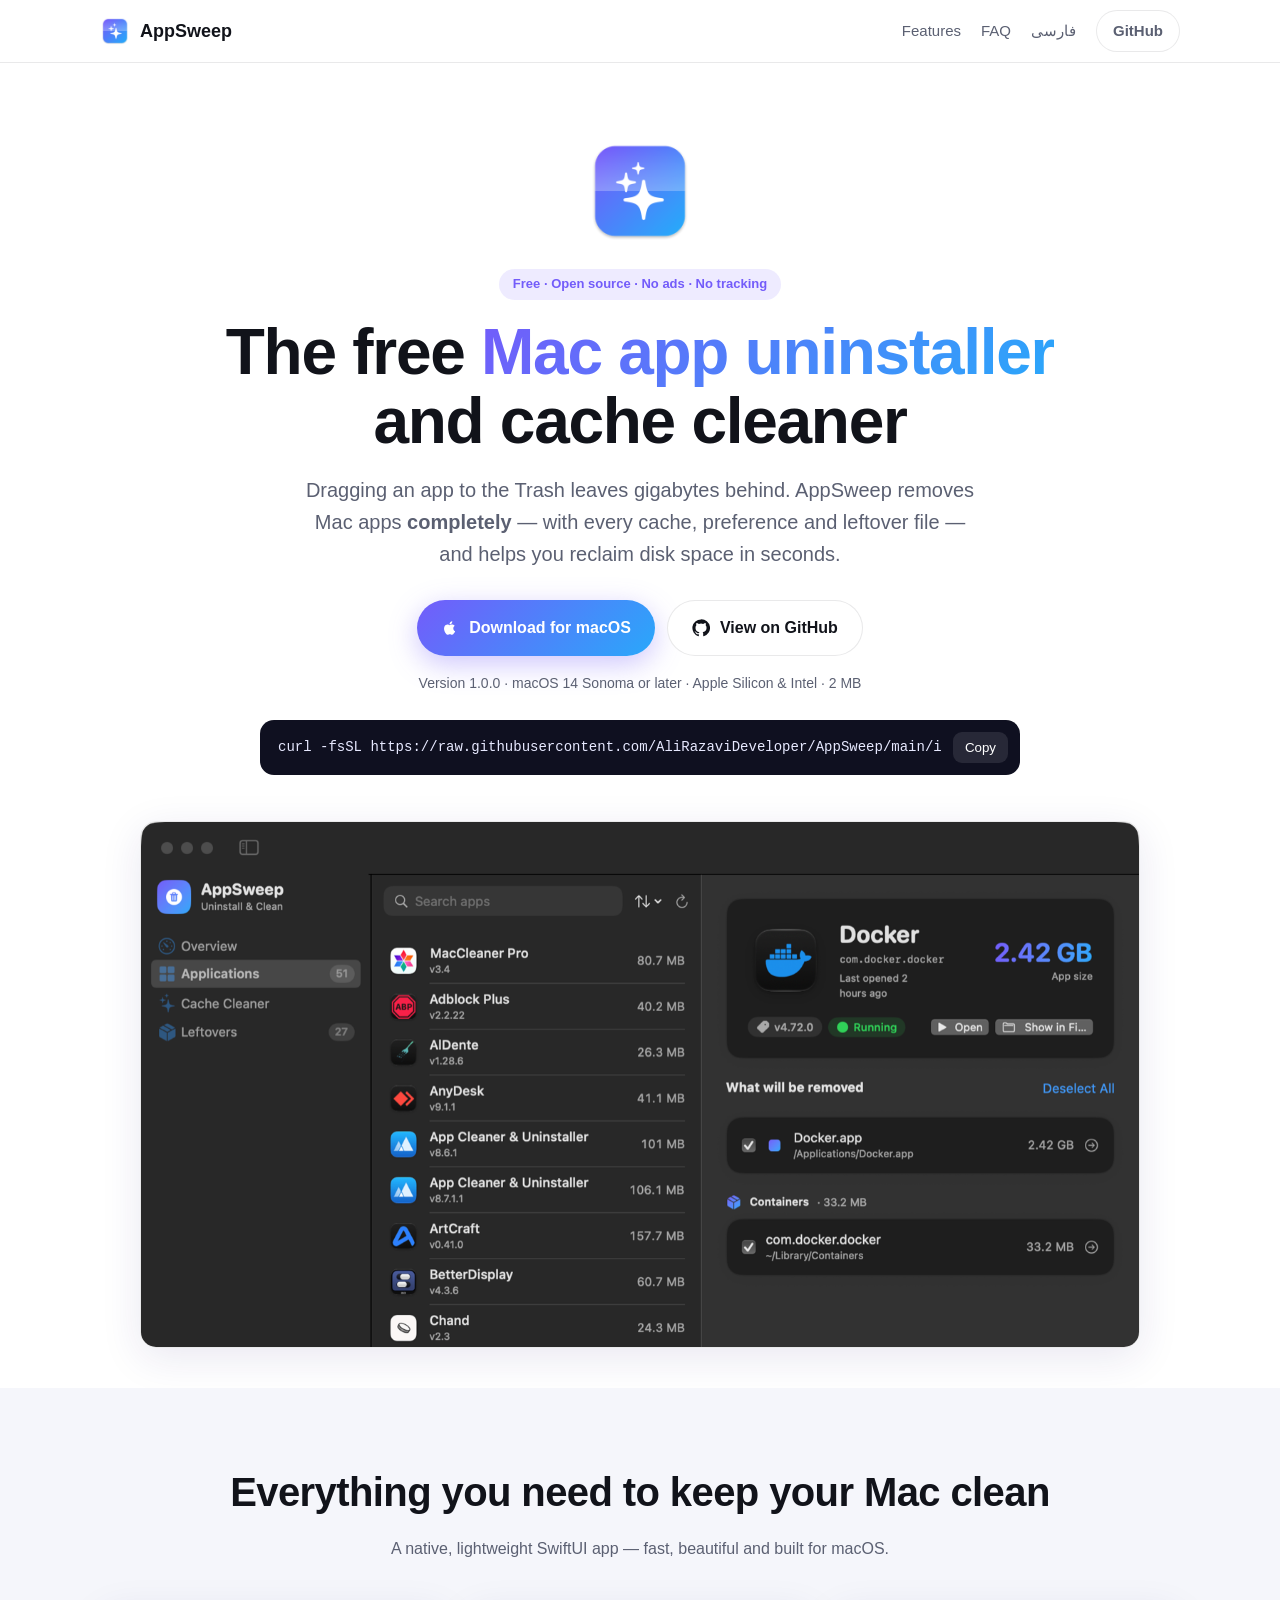
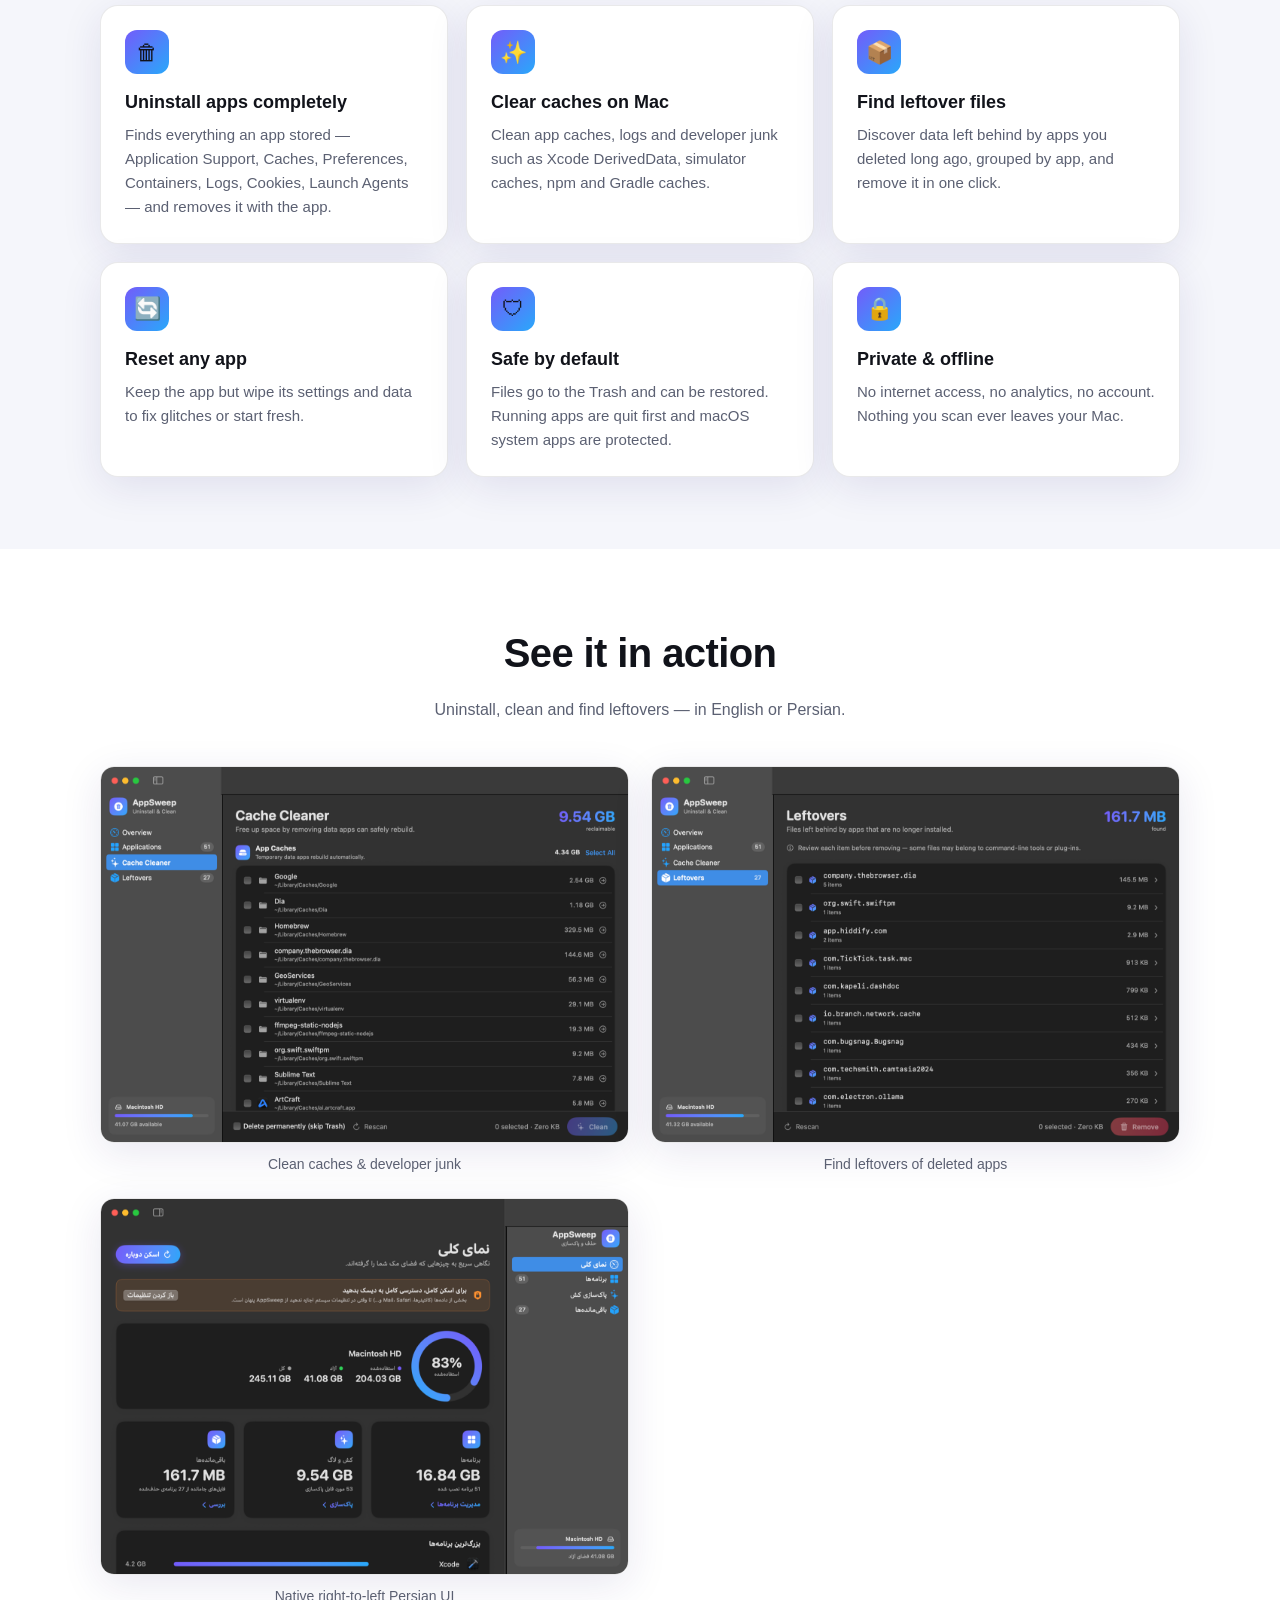
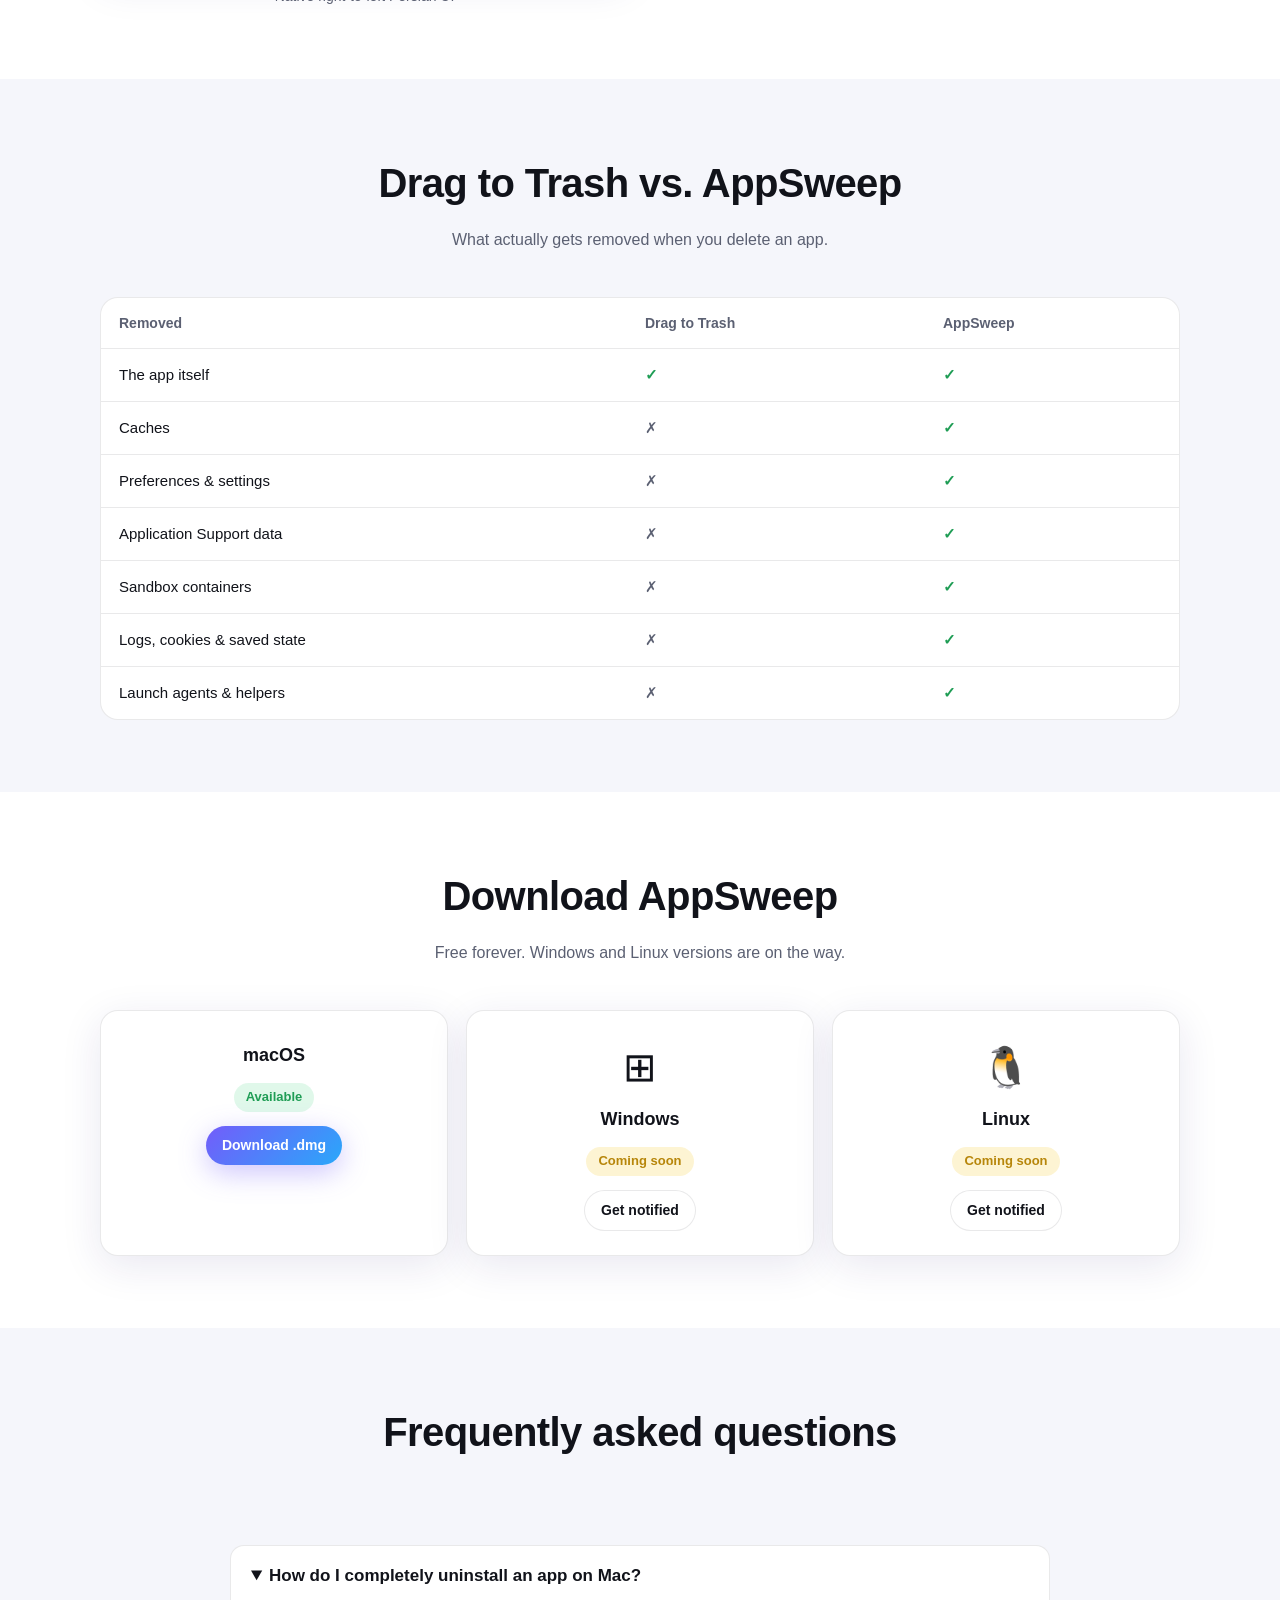
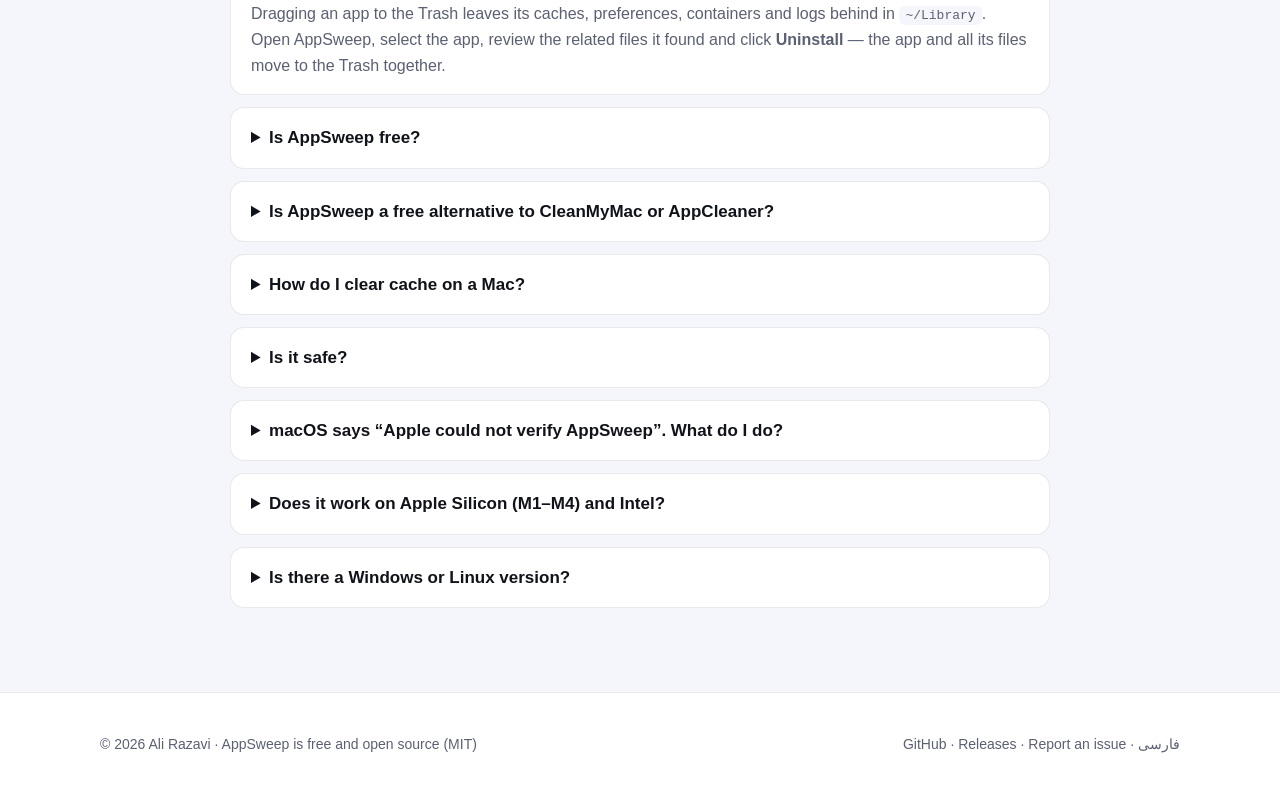
<file: docs/index.html>
<!doctype html>
<html lang="en">
<head>
  <meta charset="utf-8">
  <meta name="viewport" content="width=device-width, initial-scale=1, viewport-fit=cover">
  <title>AppSweep — Free Mac App Uninstaller &amp; Cache Cleaner (Open Source)</title>
  <meta name="description" content="AppSweep is a free, open-source app uninstaller and cleaner for macOS. Completely remove Mac apps with all their leftover files, clear caches and logs, and free up disk space. A free alternative to CleanMyMac and AppCleaner.">
  <meta name="keywords" content="mac uninstaller, uninstall apps mac, app cleaner mac, free mac cleaner, remove leftover files mac, clear cache mac, cleanmymac alternative, appcleaner alternative, open source mac cleaner, macos uninstaller, delete apps completely mac">
  <meta name="author" content="Ali Razavi">
  <meta name="robots" content="index, follow, max-image-preview:large">
  <link rel="canonical" href="https://alirazavideveloper.github.io/AppSweep/">
  <link rel="alternate" hreflang="en" href="https://alirazavideveloper.github.io/AppSweep/">
  <link rel="alternate" hreflang="fa" href="https://alirazavideveloper.github.io/AppSweep/fa/">
  <link rel="alternate" hreflang="x-default" href="https://alirazavideveloper.github.io/AppSweep/">
  <link rel="icon" type="image/png" href="icon.png">
  <link rel="apple-touch-icon" href="icon.png">
  <meta name="theme-color" content="#735cfa">

  <meta property="og:type" content="website">
  <meta property="og:site_name" content="AppSweep">
  <meta property="og:title" content="AppSweep — Free Mac App Uninstaller & Cache Cleaner">
  <meta property="og:description" content="Completely remove Mac apps with all their leftover files, clear caches and free up disk space. Free and open source.">
  <meta property="og:url" content="https://alirazavideveloper.github.io/AppSweep/">
  <meta property="og:image" content="https://alirazavideveloper.github.io/AppSweep/og-image.png">
  <meta property="og:image:width" content="1280">
  <meta property="og:image:height" content="640">
  <meta name="twitter:card" content="summary_large_image">
  <meta name="twitter:title" content="AppSweep — Free Mac App Uninstaller & Cache Cleaner">
  <meta name="twitter:description" content="Completely remove Mac apps with all their leftover files, clear caches and free up disk space. Free and open source.">
  <meta name="twitter:image" content="https://alirazavideveloper.github.io/AppSweep/og-image.png">

  <link rel="stylesheet" href="assets/site.css">

  <script type="application/ld+json">
  {
    "@context": "https://schema.org",
    "@type": "SoftwareApplication",
    "name": "AppSweep",
    "alternateName": "AppSweep for Mac",
    "description": "Free, open-source app uninstaller and cache cleaner for macOS. Removes apps together with their caches, preferences, containers, logs and other leftover files.",
    "applicationCategory": "UtilitiesApplication",
    "applicationSubCategory": "Uninstaller",
    "operatingSystem": "macOS 14 or later",
    "softwareVersion": "1.0.0",
    "url": "https://alirazavideveloper.github.io/AppSweep/",
    "downloadUrl": "https://github.com/AliRazaviDeveloper/AppSweep/releases/latest/download/AppSweep.dmg",
    "installUrl": "https://github.com/AliRazaviDeveloper/AppSweep/releases/latest",
    "image": "https://alirazavideveloper.github.io/AppSweep/og-image.png",
    "screenshot": "https://alirazavideveloper.github.io/AppSweep/screenshots/applications.png",
    "license": "https://opensource.org/licenses/MIT",
    "isAccessibleForFree": true,
    "inLanguage": ["en", "fa"],
    "featureList": [
      "Completely uninstall Mac apps with all related files",
      "Reset apps by removing their data and settings",
      "Clean app caches, logs and developer junk",
      "Find leftover files from deleted apps",
      "Disk usage overview",
      "Moves files to the Trash so they can be restored"
    ],
    "offers": { "@type": "Offer", "price": "0", "priceCurrency": "USD" },
    "author": { "@type": "Person", "name": "Ali Razavi", "url": "https://github.com/AliRazaviDeveloper" },
    "codeRepository": "https://github.com/AliRazaviDeveloper/AppSweep"
  }
  </script>
  <script type="application/ld+json">
  {
    "@context": "https://schema.org",
    "@type": "FAQPage",
    "mainEntity": [
      {
        "@type": "Question",
        "name": "How do I completely uninstall an app on Mac?",
        "acceptedAnswer": { "@type": "Answer", "text": "Dragging an app to the Trash leaves its caches, preferences, containers and logs behind in ~/Library. AppSweep finds all of these files for the selected app and moves them to the Trash together with the app, so it is removed completely." }
      },
      {
        "@type": "Question",
        "name": "Is AppSweep free?",
        "acceptedAnswer": { "@type": "Answer", "text": "Yes. AppSweep is completely free and open source under the MIT license, with no subscriptions, ads or in-app purchases." }
      },
      {
        "@type": "Question",
        "name": "Is AppSweep a free alternative to CleanMyMac or AppCleaner?",
        "acceptedAnswer": { "@type": "Answer", "text": "AppSweep covers the most common uses of those tools — uninstalling apps with their leftovers and cleaning caches — for free, and its source code is public so anyone can see exactly what it does." }
      },
      {
        "@type": "Question",
        "name": "How do I clear cache on a Mac?",
        "acceptedAnswer": { "@type": "Answer", "text": "Open AppSweep, go to Cache Cleaner, select the app caches, logs or developer caches (such as Xcode DerivedData) you want to remove, and click Clean. Apps rebuild their caches automatically when needed." }
      },
      {
        "@type": "Question",
        "name": "Is it safe to use AppSweep?",
        "acceptedAnswer": { "@type": "Answer", "text": "Yes. Everything is moved to the Trash by default so it can be restored, running apps are quit first, and macOS system apps are protected. AppSweep works fully offline and collects no data." }
      },
      {
        "@type": "Question",
        "name": "Does AppSweep work on Apple Silicon (M1, M2, M3, M4)?",
        "acceptedAnswer": { "@type": "Answer", "text": "Yes. AppSweep is a universal app that runs natively on Apple Silicon and Intel Macs with macOS 14 Sonoma or later." }
      },
      {
        "@type": "Question",
        "name": "Is AppSweep available for Windows or Linux?",
        "acceptedAnswer": { "@type": "Answer", "text": "Windows and Linux versions are coming soon. Watch the GitHub repository's releases to be notified." }
      }
    ]
  }
  </script>
</head>
<body>

<nav class="nav">
  <div class="wrap">
    <a class="brand" href="./"><img src="icon.png" alt="" width="30" height="30">AppSweep</a>
    <div class="nav-links">
      <a class="hide-sm" href="#features">Features</a>
      <a class="hide-sm" href="#faq">FAQ</a>
      <a href="fa/" hreflang="fa" lang="fa">فارسی</a>
      <a class="btn btn-small" href="https://github.com/AliRazaviDeveloper/AppSweep">GitHub</a>
    </div>
  </div>
</nav>

<header class="hero">
  <div class="wrap">
    <img class="hero-icon" src="icon.png" alt="AppSweep app icon" width="112" height="112">
    <span class="eyebrow">Free · Open source · No ads · No tracking</span>
    <h1>The free <span class="grad">Mac app uninstaller</span><br>and cache cleaner</h1>
    <p class="lead">Dragging an app to the Trash leaves gigabytes behind. AppSweep removes Mac apps <strong>completely</strong> — with every cache, preference and leftover file — and helps you reclaim disk space in seconds.</p>
    <div class="cta">
      <a class="btn btn-primary" href="https://github.com/AliRazaviDeveloper/AppSweep/releases/latest/download/AppSweep.dmg">
        <svg viewBox="0 0 24 24" fill="currentColor" aria-hidden="true"><path d="M16.37 12.6c-.02-2.3 1.88-3.4 1.96-3.46-1.07-1.56-2.73-1.78-3.32-1.8-1.41-.14-2.76.83-3.47.83-.72 0-1.82-.81-2.99-.79-1.54.02-2.96.9-3.75 2.27-1.6 2.78-.41 6.88 1.15 9.13.76 1.1 1.67 2.34 2.86 2.3 1.15-.05 1.58-.74 2.97-.74 1.38 0 1.77.74 2.98.72 1.24-.02 2.02-1.12 2.77-2.23.88-1.28 1.24-2.52 1.26-2.59-.03-.01-2.4-.92-2.42-3.65zM14.1 5.86c.63-.77 1.06-1.83.94-2.89-.91.04-2.02.61-2.67 1.37-.58.67-1.09 1.76-.96 2.8 1.02.08 2.06-.52 2.69-1.28z"/></svg>
        Download for macOS
      </a>
      <a class="btn" href="https://github.com/AliRazaviDeveloper/AppSweep">
        <svg viewBox="0 0 24 24" fill="currentColor" aria-hidden="true"><path d="M12 .5a11.5 11.5 0 0 0-3.64 22.41c.58.1.79-.25.79-.56v-2c-3.2.7-3.88-1.37-3.88-1.37-.53-1.34-1.29-1.7-1.29-1.7-1.05-.72.08-.7.08-.7 1.16.08 1.77 1.19 1.77 1.19 1.03 1.77 2.71 1.26 3.37.96.1-.75.4-1.26.73-1.55-2.56-.29-5.25-1.28-5.25-5.68 0-1.26.45-2.28 1.19-3.08-.12-.29-.52-1.46.11-3.05 0 0 .97-.31 3.17 1.18a11 11 0 0 1 5.77 0c2.2-1.49 3.17-1.18 3.17-1.18.63 1.59.23 2.76.11 3.05.74.8 1.19 1.82 1.19 3.08 0 4.41-2.7 5.38-5.26 5.67.41.36.78 1.06.78 2.14v3.17c0 .31.21.67.8.56A11.5 11.5 0 0 0 12 .5z"/></svg>
        View on GitHub
      </a>
    </div>
    <p class="meta">Version 1.0.0 · macOS 14 Sonoma or later · Apple Silicon &amp; Intel · 2 MB</p>

    <div class="cmd" aria-label="One-line install command">
      <code id="install-cmd">curl -fsSL https://raw.githubusercontent.com/AliRazaviDeveloper/AppSweep/main/install.sh | bash</code>
      <button type="button" data-copy="install-cmd">Copy</button>
    </div>

    <img class="shot" src="screenshots/applications.png" alt="AppSweep uninstalling a Mac app together with all its related files" width="1400" height="736">
  </div>
</header>

<section id="features" class="soft">
  <div class="wrap">
    <h2>Everything you need to keep your Mac clean</h2>
    <p class="sub">A native, lightweight SwiftUI app — fast, beautiful and built for macOS.</p>
    <div class="grid">
      <article class="card"><div class="ic">🗑</div><h3>Uninstall apps completely</h3><p>Finds everything an app stored — Application Support, Caches, Preferences, Containers, Logs, Cookies, Launch Agents — and removes it with the app.</p></article>
      <article class="card"><div class="ic">✨</div><h3>Clear caches on Mac</h3><p>Clean app caches, logs and developer junk such as Xcode DerivedData, simulator caches, npm and Gradle caches.</p></article>
      <article class="card"><div class="ic">📦</div><h3>Find leftover files</h3><p>Discover data left behind by apps you deleted long ago, grouped by app, and remove it in one click.</p></article>
      <article class="card"><div class="ic">🔄</div><h3>Reset any app</h3><p>Keep the app but wipe its settings and data to fix glitches or start fresh.</p></article>
      <article class="card"><div class="ic">🛡</div><h3>Safe by default</h3><p>Files go to the Trash and can be restored. Running apps are quit first and macOS system apps are protected.</p></article>
      <article class="card"><div class="ic">🔒</div><h3>Private &amp; offline</h3><p>No internet access, no analytics, no account. Nothing you scan ever leaves your Mac.</p></article>
    </div>
  </div>
</section>

<section>
  <div class="wrap">
    <h2>See it in action</h2>
    <p class="sub">Uninstall, clean and find leftovers — in English or Persian.</p>
    <div class="gallery">
      
      <figure><img src="screenshots/cache-cleaner.png" alt="AppSweep cache cleaner removing app caches on macOS" loading="lazy"><figcaption>Clean caches &amp; developer junk</figcaption></figure>
      <figure><img src="screenshots/leftovers.png" alt="AppSweep finding leftover files from deleted Mac apps" loading="lazy"><figcaption>Find leftovers of deleted apps</figcaption></figure>
      <figure><img src="screenshots/overview-fa.png" alt="AppSweep Persian right-to-left interface" loading="lazy"><figcaption>Native right-to-left Persian UI</figcaption></figure>
    </div>
  </div>
</section>

<section class="soft">
  <div class="wrap">
    <h2>Drag to Trash vs. AppSweep</h2>
    <p class="sub">What actually gets removed when you delete an app.</p>
    <div class="table-wrap">
      <table>
        <thead><tr><th>Removed</th><th>Drag to Trash</th><th>AppSweep</th></tr></thead>
        <tbody>
          <tr><td>The app itself</td><td class="yes">✓</td><td class="yes">✓</td></tr>
          <tr><td>Caches</td><td class="no">✗</td><td class="yes">✓</td></tr>
          <tr><td>Preferences &amp; settings</td><td class="no">✗</td><td class="yes">✓</td></tr>
          <tr><td>Application Support data</td><td class="no">✗</td><td class="yes">✓</td></tr>
          <tr><td>Sandbox containers</td><td class="no">✗</td><td class="yes">✓</td></tr>
          <tr><td>Logs, cookies &amp; saved state</td><td class="no">✗</td><td class="yes">✓</td></tr>
          <tr><td>Launch agents &amp; helpers</td><td class="no">✗</td><td class="yes">✓</td></tr>
        </tbody>
      </table>
    </div>
  </div>
</section>

<section id="download">
  <div class="wrap">
    <h2>Download AppSweep</h2>
    <p class="sub">Free forever. Windows and Linux versions are on the way.</p>
    <div class="platforms">
      <div class="card platform"><div class="os"></div><h3>macOS</h3><span class="badge ok">Available</span><br><a class="btn btn-primary btn-small" href="https://github.com/AliRazaviDeveloper/AppSweep/releases/latest/download/AppSweep.dmg">Download .dmg</a></div>
      <div class="card platform"><div class="os">⊞</div><h3>Windows</h3><span class="badge soon">Coming soon</span><br><a class="btn btn-small" href="https://github.com/AliRazaviDeveloper/AppSweep/subscription">Get notified</a></div>
      <div class="card platform"><div class="os">🐧</div><h3>Linux</h3><span class="badge soon">Coming soon</span><br><a class="btn btn-small" href="https://github.com/AliRazaviDeveloper/AppSweep/subscription">Get notified</a></div>
    </div>
  </div>
</section>

<section id="faq" class="soft">
  <div class="wrap">
    <h2>Frequently asked questions</h2>
    <p class="sub">&nbsp;</p>
    <div class="faq">
      <details open><summary>How do I completely uninstall an app on Mac?</summary><p>Dragging an app to the Trash leaves its caches, preferences, containers and logs behind in <code>~/Library</code>. Open AppSweep, select the app, review the related files it found and click <strong>Uninstall</strong> — the app and all its files move to the Trash together.</p></details>
      <details><summary>Is AppSweep free?</summary><p>Yes — completely free and open source under the MIT license. No subscriptions, ads or in-app purchases.</p></details>
      <details><summary>Is AppSweep a free alternative to CleanMyMac or AppCleaner?</summary><p>AppSweep covers the most common uses of those tools — uninstalling apps with their leftovers and cleaning caches — for free, and its source code is public so anyone can see exactly what it does.</p></details>
      <details><summary>How do I clear cache on a Mac?</summary><p>Open AppSweep → <strong>Cache Cleaner</strong>, select the app caches, logs or developer caches (like Xcode DerivedData) you want to remove, and click <strong>Clean</strong>. Apps rebuild their caches automatically when needed.</p></details>
      <details><summary>Is it safe?</summary><p>Yes. Everything goes to the Trash by default so it can be restored, running apps are quit first, and macOS system apps are protected. AppSweep works fully offline and collects no data.</p></details>
      <details><summary>macOS says “Apple could not verify AppSweep”. What do I do?</summary><p>AppSweep isn't notarized by Apple yet. Use the one-line installer above, or after installing the DMG run <code>xattr -dr com.apple.quarantine /Applications/AppSweep.app</code> once — or click <strong>Open Anyway</strong> in System Settings → Privacy &amp; Security.</p></details>
      <details><summary>Does it work on Apple Silicon (M1–M4) and Intel?</summary><p>Yes. AppSweep is a universal app for Apple Silicon and Intel Macs running macOS 14 Sonoma or later.</p></details>
      <details><summary>Is there a Windows or Linux version?</summary><p>Both are coming soon. <a href="https://github.com/AliRazaviDeveloper/AppSweep">Star or watch the repository</a> to be notified when they're released.</p></details>
    </div>
  </div>
</section>

<footer>
  <div class="wrap">
    <span>© 2026 Ali Razavi · AppSweep is free and open source (MIT)</span>
    <span><a href="https://github.com/AliRazaviDeveloper/AppSweep">GitHub</a> · <a href="https://github.com/AliRazaviDeveloper/AppSweep/releases">Releases</a> · <a href="https://github.com/AliRazaviDeveloper/AppSweep/issues">Report an issue</a> · <a href="fa/" lang="fa">فارسی</a></span>
  </div>
</footer>

<script>
  document.querySelectorAll('[data-copy]').forEach(function (button) {
    button.addEventListener('click', function () {
      var text = document.getElementById(button.dataset.copy).textContent;
      navigator.clipboard.writeText(text).then(function () {
        var label = button.textContent;
        button.textContent = button.dataset.done || 'Copied!';
        setTimeout(function () { button.textContent = label; }, 1600);
      });
    });
  });
</script>
</body>
</html>
</file>
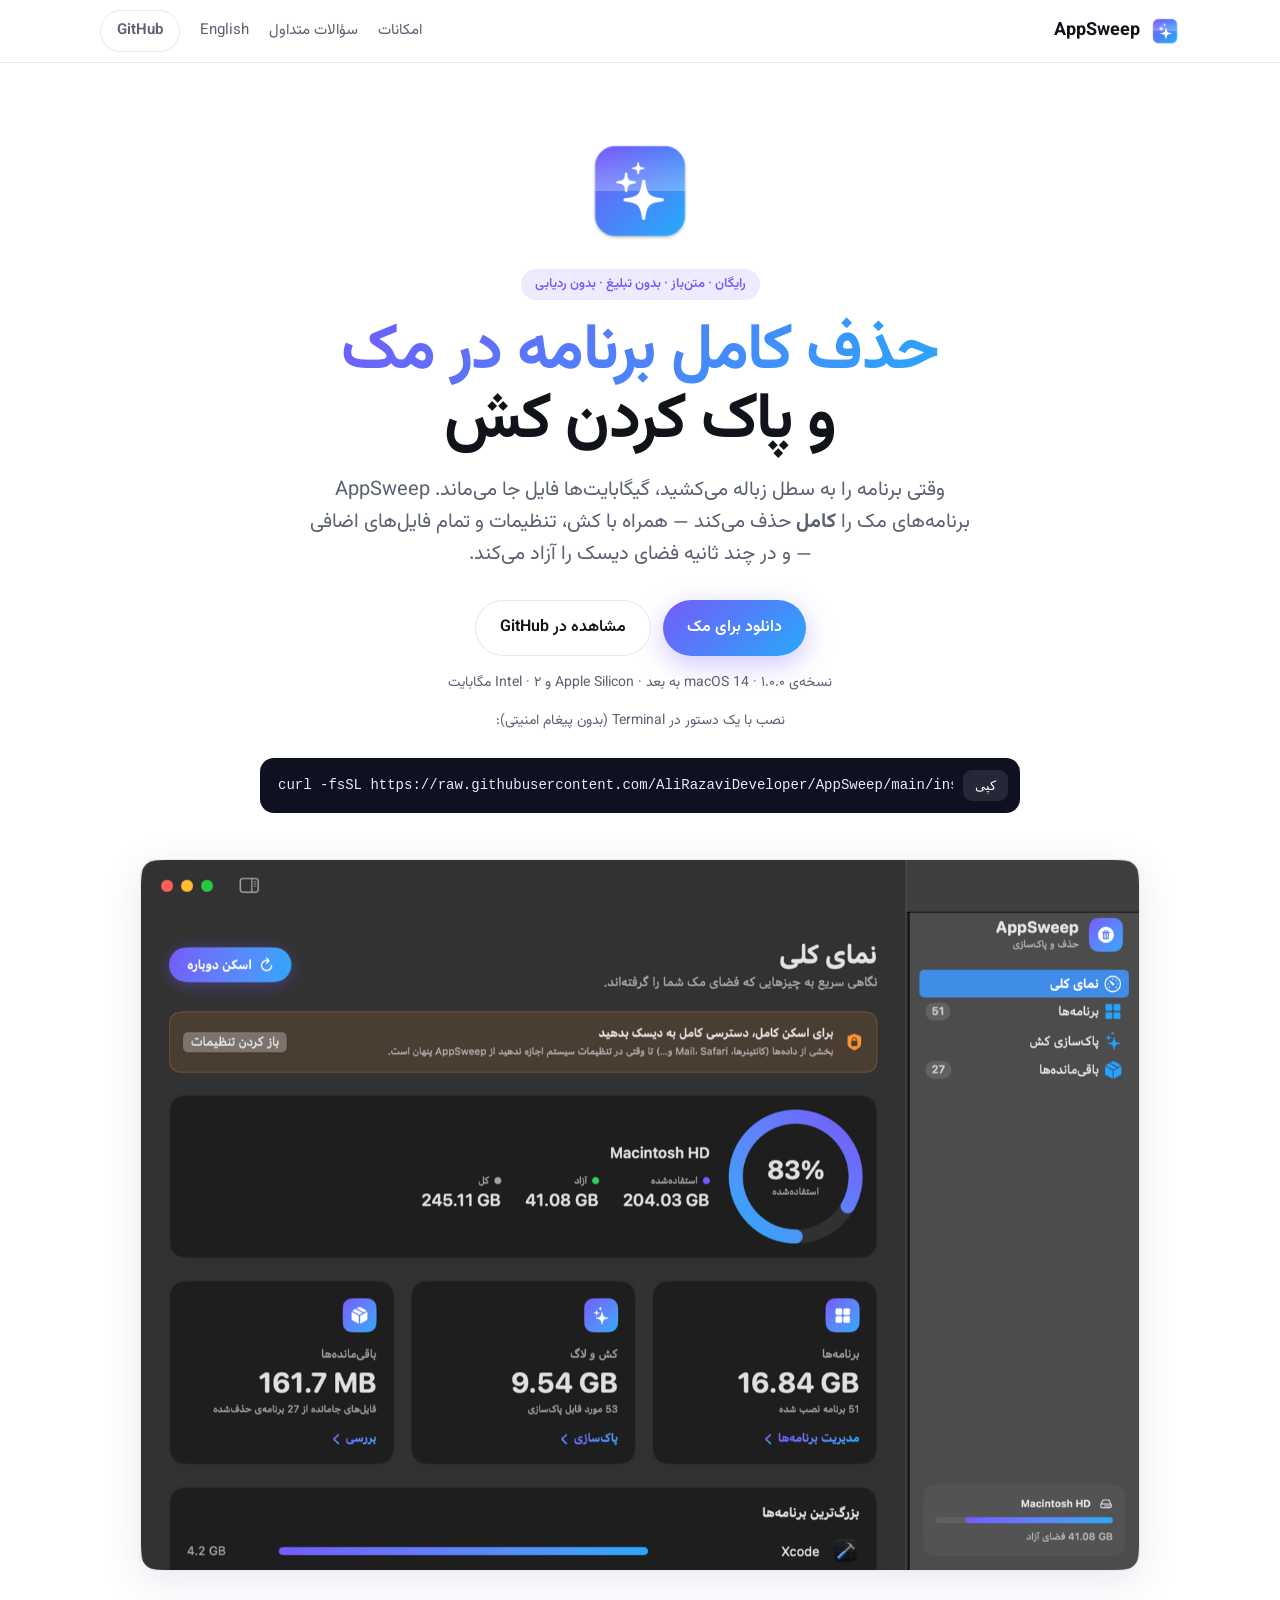
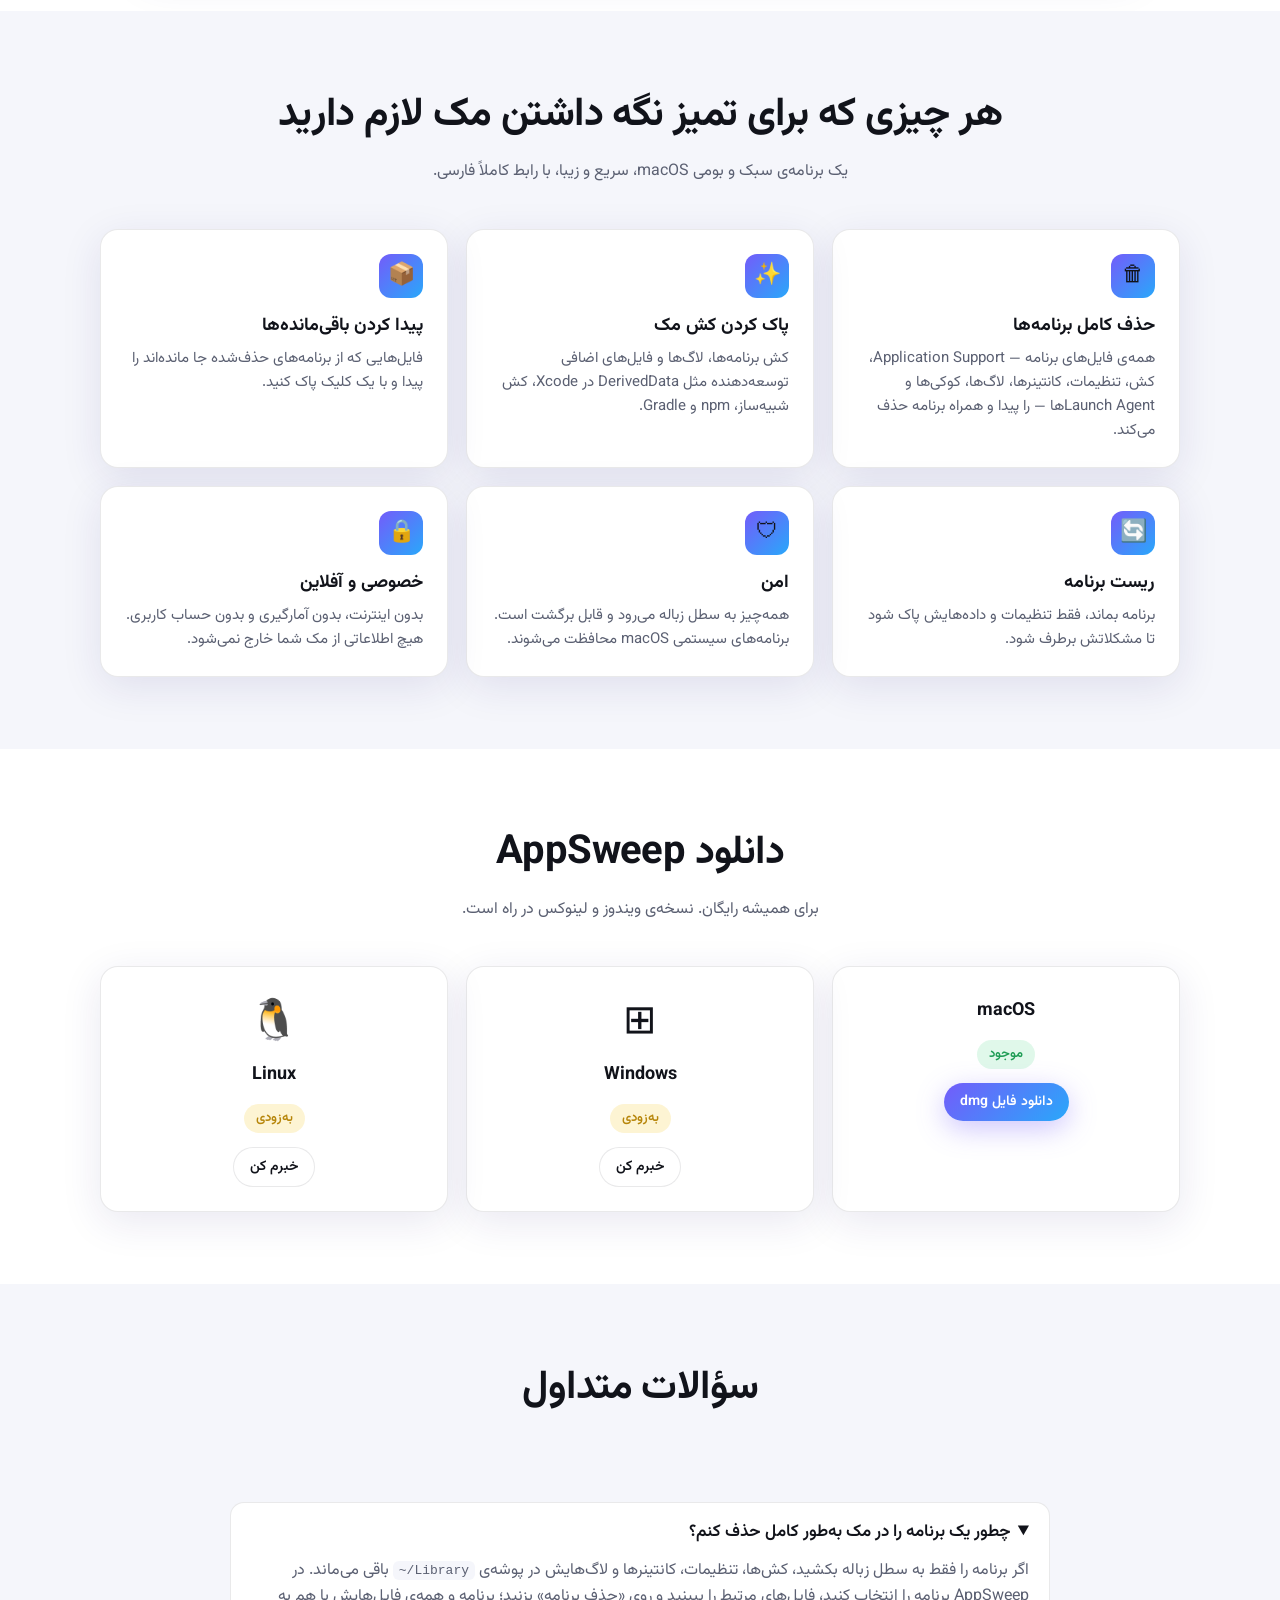
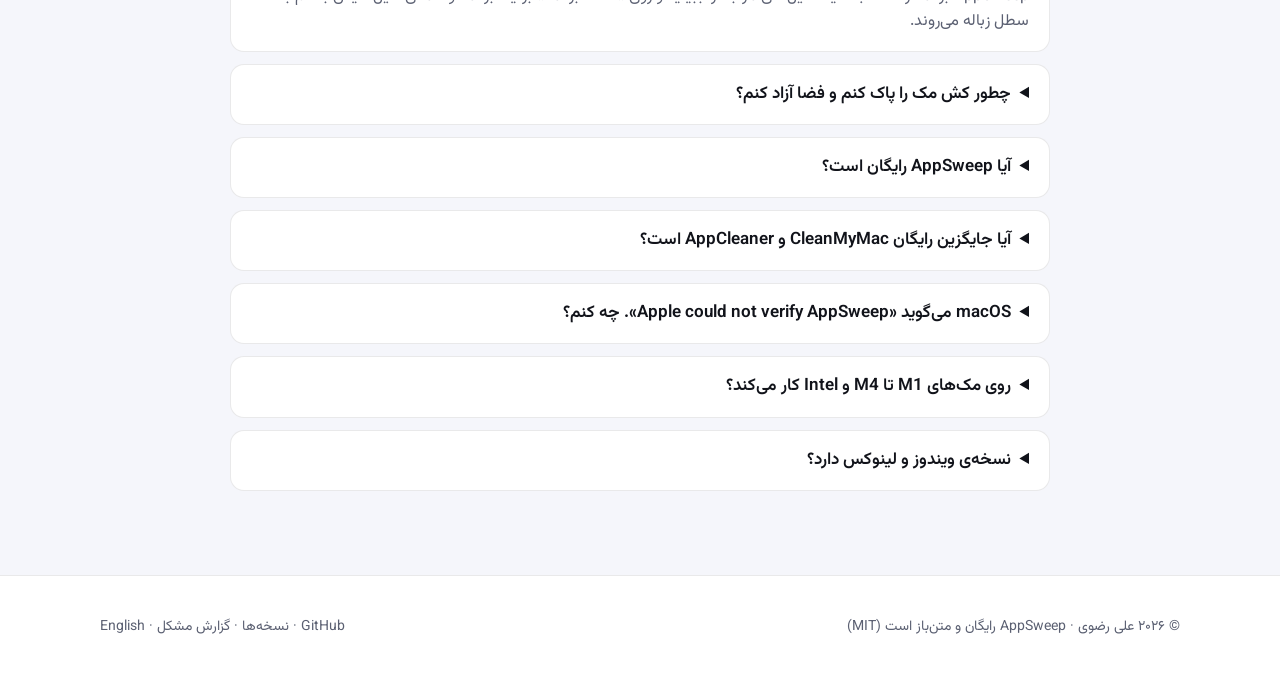
<file: docs/fa/index.html>
<!doctype html>
<html lang="fa" dir="rtl">
<head>
  <meta charset="utf-8">
  <meta name="viewport" content="width=device-width, initial-scale=1, viewport-fit=cover">
  <title>AppSweep — حذف کامل برنامه در مک و پاک کردن کش (رایگان و متن‌باز)</title>
  <meta name="description" content="AppSweep یک برنامه‌ی رایگان و متن‌باز برای مک است که برنامه‌ها را همراه با تمام فایل‌های اضافی‌شان کامل حذف می‌کند، کش و لاگ را پاک می‌کند و فضای دیسک را آزاد می‌کند. جایگزین رایگان CleanMyMac و AppCleaner.">
  <meta name="keywords" content="حذف کامل برنامه در مک, حذف برنامه مک بوک, پاک کردن کش مک, آزاد کردن فضای مک, آنینستال برنامه در مک, برنامه پاک‌سازی مک رایگان, جایگزین CleanMyMac, mac uninstaller">
  <meta name="author" content="علی رضوی">
  <meta name="robots" content="index, follow, max-image-preview:large">
  <link rel="canonical" href="https://alirazavideveloper.github.io/AppSweep/fa/">
  <link rel="alternate" hreflang="en" href="https://alirazavideveloper.github.io/AppSweep/">
  <link rel="alternate" hreflang="fa" href="https://alirazavideveloper.github.io/AppSweep/fa/">
  <link rel="alternate" hreflang="x-default" href="https://alirazavideveloper.github.io/AppSweep/">
  <link rel="icon" type="image/png" href="../icon.png">
  <meta name="theme-color" content="#735cfa">

  <meta property="og:type" content="website">
  <meta property="og:locale" content="fa_IR">
  <meta property="og:site_name" content="AppSweep">
  <meta property="og:title" content="AppSweep — حذف کامل برنامه در مک و پاک کردن کش">
  <meta property="og:description" content="برنامه‌ها را با تمام فایل‌های جامانده کامل حذف کنید، کش را پاک کنید و فضای مک را آزاد کنید. رایگان و متن‌باز.">
  <meta property="og:url" content="https://alirazavideveloper.github.io/AppSweep/fa/">
  <meta property="og:image" content="https://alirazavideveloper.github.io/AppSweep/og-image.png">
  <meta name="twitter:card" content="summary_large_image">

  <link rel="preconnect" href="https://fonts.googleapis.com">
  <link rel="preconnect" href="https://fonts.gstatic.com" crossorigin>
  <link href="https://fonts.googleapis.com/css2?family=Vazirmatn:wght@400;600;700;800&display=swap" rel="stylesheet">
  <link rel="stylesheet" href="../assets/site.css">

  <script type="application/ld+json">
  {
    "@context": "https://schema.org",
    "@type": "SoftwareApplication",
    "name": "AppSweep",
    "description": "برنامه‌ی رایگان و متن‌باز برای حذف کامل برنامه‌ها و پاک کردن کش در macOS.",
    "inLanguage": "fa",
    "applicationCategory": "UtilitiesApplication",
    "operatingSystem": "macOS 14 or later",
    "softwareVersion": "1.0.0",
    "url": "https://alirazavideveloper.github.io/AppSweep/fa/",
    "downloadUrl": "https://github.com/AliRazaviDeveloper/AppSweep/releases/latest/download/AppSweep.dmg",
    "image": "https://alirazavideveloper.github.io/AppSweep/og-image.png",
    "license": "https://opensource.org/licenses/MIT",
    "isAccessibleForFree": true,
    "offers": { "@type": "Offer", "price": "0", "priceCurrency": "USD" },
    "author": { "@type": "Person", "name": "Ali Razavi", "url": "https://github.com/AliRazaviDeveloper" }
  }
  </script>
  <script type="application/ld+json">
  {
    "@context": "https://schema.org",
    "@type": "FAQPage",
    "inLanguage": "fa",
    "mainEntity": [
      { "@type": "Question", "name": "چطور یک برنامه را در مک به‌طور کامل حذف کنم؟",
        "acceptedAnswer": { "@type": "Answer", "text": "وقتی برنامه را فقط به سطل زباله می‌کشید، کش‌ها، تنظیمات، کانتینرها و لاگ‌هایش در پوشه‌ی Library باقی می‌ماند. AppSweep همه‌ی این فایل‌ها را پیدا می‌کند و همراه برنامه حذف می‌کند." } },
      { "@type": "Question", "name": "چطور کش مک را پاک کنم؟",
        "acceptedAnswer": { "@type": "Answer", "text": "در AppSweep به بخش «پاک‌سازی کش» بروید، کش برنامه‌ها، لاگ‌ها یا کش‌های توسعه‌دهنده را انتخاب کنید و روی «پاک‌سازی» بزنید. برنامه‌ها کش را در صورت نیاز دوباره می‌سازند." } },
      { "@type": "Question", "name": "آیا AppSweep رایگان است؟",
        "acceptedAnswer": { "@type": "Answer", "text": "بله، کاملاً رایگان و متن‌باز (مجوز MIT) است؛ بدون اشتراک، تبلیغات یا خرید درون‌برنامه‌ای." } },
      { "@type": "Question", "name": "آیا AppSweep جایگزین رایگان CleanMyMac است؟",
        "acceptedAnswer": { "@type": "Answer", "text": "AppSweep کاربردهای اصلی این ابزارها یعنی حذف کامل برنامه‌ها و پاک کردن کش را رایگان انجام می‌دهد و کدش هم عمومی است." } },
      { "@type": "Question", "name": "آیا نسخه‌ی ویندوز و لینوکس دارد؟",
        "acceptedAnswer": { "@type": "Answer", "text": "نسخه‌ی ویندوز و لینوکس به‌زودی منتشر می‌شود." } }
    ]
  }
  </script>
</head>
<body>

<nav class="nav">
  <div class="wrap">
    <a class="brand" href="./"><img src="../icon.png" alt="" width="30" height="30">AppSweep</a>
    <div class="nav-links">
      <a class="hide-sm" href="#features">امکانات</a>
      <a class="hide-sm" href="#faq">سؤالات متداول</a>
      <a href="../" hreflang="en" lang="en">English</a>
      <a class="btn btn-small" href="https://github.com/AliRazaviDeveloper/AppSweep">GitHub</a>
    </div>
  </div>
</nav>

<header class="hero">
  <div class="wrap">
    <img class="hero-icon" src="../icon.png" alt="آیکون AppSweep" width="112" height="112">
    <span class="eyebrow">رایگان · متن‌باز · بدون تبلیغ · بدون ردیابی</span>
    <h1><span class="grad">حذف کامل برنامه در مک</span><br>و پاک کردن کش</h1>
    <p class="lead">وقتی برنامه را به سطل زباله می‌کشید، گیگابایت‌ها فایل جا می‌ماند. AppSweep برنامه‌های مک را <strong>کامل</strong> حذف می‌کند — همراه با کش، تنظیمات و تمام فایل‌های اضافی — و در چند ثانیه فضای دیسک را آزاد می‌کند.</p>
    <div class="cta">
      <a class="btn btn-primary" href="https://github.com/AliRazaviDeveloper/AppSweep/releases/latest/download/AppSweep.dmg">دانلود برای مک</a>
      <a class="btn" href="https://github.com/AliRazaviDeveloper/AppSweep">مشاهده در GitHub</a>
    </div>
    <p class="meta">نسخه‌ی ۱.۰.۰ · macOS 14 به بعد · Apple Silicon و Intel · ۲ مگابایت</p>

    <p class="meta">نصب با یک دستور در Terminal (بدون پیغام امنیتی):</p>
    <div class="cmd">
      <code id="install-cmd">curl -fsSL https://raw.githubusercontent.com/AliRazaviDeveloper/AppSweep/main/install.sh | bash</code>
      <button type="button" data-copy="install-cmd" data-done="کپی شد!">کپی</button>
    </div>

    <img class="shot" src="../screenshots/overview-fa.png" alt="محیط فارسی AppSweep برای حذف برنامه و پاک کردن کش در مک" width="1400" height="997">
  </div>
</header>

<section id="features" class="soft">
  <div class="wrap">
    <h2>هر چیزی که برای تمیز نگه داشتن مک لازم دارید</h2>
    <p class="sub">یک برنامه‌ی سبک و بومی macOS، سریع و زیبا، با رابط کاملاً فارسی.</p>
    <div class="grid">
      <article class="card"><div class="ic">🗑</div><h3>حذف کامل برنامه‌ها</h3><p>همه‌ی فایل‌های برنامه — Application Support، کش، تنظیمات، کانتینرها، لاگ‌ها، کوکی‌ها و Launch Agentها — را پیدا و همراه برنامه حذف می‌کند.</p></article>
      <article class="card"><div class="ic">✨</div><h3>پاک کردن کش مک</h3><p>کش برنامه‌ها، لاگ‌ها و فایل‌های اضافی توسعه‌دهنده مثل DerivedData در Xcode، کش شبیه‌ساز، npm و Gradle.</p></article>
      <article class="card"><div class="ic">📦</div><h3>پیدا کردن باقی‌مانده‌ها</h3><p>فایل‌هایی که از برنامه‌های حذف‌شده جا مانده‌اند را پیدا و با یک کلیک پاک کنید.</p></article>
      <article class="card"><div class="ic">🔄</div><h3>ریست برنامه</h3><p>برنامه بماند، فقط تنظیمات و داده‌هایش پاک شود تا مشکلاتش برطرف شود.</p></article>
      <article class="card"><div class="ic">🛡</div><h3>امن</h3><p>همه‌چیز به سطل زباله می‌رود و قابل برگشت است. برنامه‌های سیستمی macOS محافظت می‌شوند.</p></article>
      <article class="card"><div class="ic">🔒</div><h3>خصوصی و آفلاین</h3><p>بدون اینترنت، بدون آمارگیری و بدون حساب کاربری. هیچ اطلاعاتی از مک شما خارج نمی‌شود.</p></article>
    </div>
  </div>
</section>

<section id="download">
  <div class="wrap">
    <h2>دانلود AppSweep</h2>
    <p class="sub">برای همیشه رایگان. نسخه‌ی ویندوز و لینوکس در راه است.</p>
    <div class="platforms">
      <div class="card platform"><div class="os"></div><h3>macOS</h3><span class="badge ok">موجود</span><br><a class="btn btn-primary btn-small" href="https://github.com/AliRazaviDeveloper/AppSweep/releases/latest/download/AppSweep.dmg">دانلود فایل dmg</a></div>
      <div class="card platform"><div class="os">⊞</div><h3>Windows</h3><span class="badge soon">به‌زودی</span><br><a class="btn btn-small" href="https://github.com/AliRazaviDeveloper/AppSweep/subscription">خبرم کن</a></div>
      <div class="card platform"><div class="os">🐧</div><h3>Linux</h3><span class="badge soon">به‌زودی</span><br><a class="btn btn-small" href="https://github.com/AliRazaviDeveloper/AppSweep/subscription">خبرم کن</a></div>
    </div>
  </div>
</section>

<section id="faq" class="soft">
  <div class="wrap">
    <h2>سؤالات متداول</h2>
    <p class="sub">&nbsp;</p>
    <div class="faq">
      <details open><summary>چطور یک برنامه را در مک به‌طور کامل حذف کنم؟</summary><p>اگر برنامه را فقط به سطل زباله بکشید، کش‌ها، تنظیمات، کانتینرها و لاگ‌هایش در پوشه‌ی <code>~/Library</code> باقی می‌ماند. در AppSweep برنامه را انتخاب کنید، فایل‌های مرتبط را ببینید و روی «حذف برنامه» بزنید؛ برنامه و همه‌ی فایل‌هایش با هم به سطل زباله می‌روند.</p></details>
      <details><summary>چطور کش مک را پاک کنم و فضا آزاد کنم؟</summary><p>به بخش «پاک‌سازی کش» بروید، کش برنامه‌ها، لاگ‌ها یا کش‌های توسعه‌دهنده را انتخاب کنید و روی «پاک‌سازی» بزنید. برنامه‌ها در صورت نیاز کش را دوباره می‌سازند.</p></details>
      <details><summary>آیا AppSweep رایگان است؟</summary><p>بله، کاملاً رایگان و متن‌باز (مجوز MIT)؛ بدون اشتراک، تبلیغات یا خرید درون‌برنامه‌ای.</p></details>
      <details><summary>آیا جایگزین رایگان CleanMyMac و AppCleaner است؟</summary><p>AppSweep کاربردهای اصلی این ابزارها، یعنی حذف کامل برنامه‌ها و پاک کردن کش، را رایگان انجام می‌دهد و کدش هم عمومی است تا همه ببینند دقیقاً چه کار می‌کند.</p></details>
      <details><summary>macOS می‌گوید «Apple could not verify AppSweep». چه کنم؟</summary><p>برنامه هنوز توسط اپل notarize نشده. از دستور نصب بالا استفاده کنید، یا بعد از نصب DMG یک بار دستور <code>xattr -dr com.apple.quarantine /Applications/AppSweep.app</code> را در ترمینال اجرا کنید، یا در System Settings ← Privacy &amp; Security روی Open Anyway بزنید.</p></details>
      <details><summary>روی مک‌های M1 تا M4 و Intel کار می‌کند؟</summary><p>بله، AppSweep روی همه‌ی مک‌های Apple Silicon و Intel با macOS 14 به بعد اجرا می‌شود.</p></details>
      <details><summary>نسخه‌ی ویندوز و لینوکس دارد؟</summary><p>به‌زودی منتشر می‌شود. ریپازیتوری را در <a href="https://github.com/AliRazaviDeveloper/AppSweep">GitHub</a> ستاره یا Watch کنید تا باخبر شوید.</p></details>
    </div>
  </div>
</section>

<footer>
  <div class="wrap">
    <span>© ۲۰۲۶ علی رضوی · AppSweep رایگان و متن‌باز است (MIT)</span>
    <span><a href="https://github.com/AliRazaviDeveloper/AppSweep">GitHub</a> · <a href="https://github.com/AliRazaviDeveloper/AppSweep/releases">نسخه‌ها</a> · <a href="https://github.com/AliRazaviDeveloper/AppSweep/issues">گزارش مشکل</a> · <a href="../" lang="en">English</a></span>
  </div>
</footer>

<script>
  document.querySelectorAll('[data-copy]').forEach(function (button) {
    button.addEventListener('click', function () {
      var text = document.getElementById(button.dataset.copy).textContent;
      navigator.clipboard.writeText(text).then(function () {
        var label = button.textContent;
        button.textContent = button.dataset.done || 'Copied!';
        setTimeout(function () { button.textContent = label; }, 1600);
      });
    });
  });
</script>
</body>
</html>
</file>
<file: docs/assets/site.css>
:root {
  --bg: #ffffff;
  --bg-soft: #f5f6fb;
  --card: #ffffff;
  --text: #11131a;
  --muted: #5b6072;
  --line: rgba(17, 19, 26, 0.09);
  --brand-1: #735cfa;
  --brand-2: #29a8fa;
  --brand: linear-gradient(135deg, var(--brand-1), var(--brand-2));
  --radius: 18px;
  --shadow: 0 10px 40px rgba(40, 30, 120, 0.10);
  color-scheme: light;
}
@media (prefers-color-scheme: dark) {
  :root {
    --bg: #0b0c14;
    --bg-soft: #12131f;
    --card: #161828;
    --text: #eef0f7;
    --muted: #9aa0b6;
    --line: rgba(255, 255, 255, 0.08);
    --shadow: 0 10px 40px rgba(0, 0, 0, 0.45);
    color-scheme: dark;
  }
}

* { box-sizing: border-box; }
html { scroll-behavior: smooth; }
body {
  overflow-x: hidden;
  margin: 0;
  background: var(--bg);
  color: var(--text);
  font: 16px/1.6 -apple-system, BlinkMacSystemFont, "SF Pro Text", "Segoe UI", Inter, Roboto, sans-serif;
  -webkit-font-smoothing: antialiased;
}
html[lang="fa"] body { font-family: Vazirmatn, -apple-system, BlinkMacSystemFont, Tahoma, sans-serif; }
img { max-width: 100%; height: auto; display: block; }
a { color: inherit; }

.wrap { width: min(1120px, 100%); margin: 0 auto; padding-inline: 20px; }

/* Nav */
.nav {
  position: sticky; top: 0; z-index: 10;
  backdrop-filter: saturate(180%) blur(16px);
  background: color-mix(in srgb, var(--bg) 78%, transparent);
  border-bottom: 1px solid var(--line);
}
.nav .wrap { display: flex; align-items: center; gap: 24px; height: 62px; }
.brand { display: flex; align-items: center; gap: 10px; font-weight: 700; text-decoration: none; font-size: 18px; }
.brand img { width: 30px; height: 30px; }
.nav-links { display: flex; gap: 20px; margin-inline-start: auto; align-items: center; }
.nav-links a { text-decoration: none; color: var(--muted); font-size: 15px; }
.nav-links a:hover { color: var(--text); }
@media (max-width: 720px) { .nav-links .hide-sm { display: none; } }

/* Buttons */
.btn {
  display: inline-flex; align-items: center; gap: 10px;
  padding: 14px 24px; border-radius: 999px;
  font-weight: 600; text-decoration: none; font-size: 16px;
  border: 1px solid var(--line); background: var(--card); color: var(--text);
  transition: transform .15s ease, box-shadow .15s ease;
}
.btn:hover { transform: translateY(-1px); }
.btn-primary { background: var(--brand); color: #fff; border: 0; box-shadow: 0 8px 28px rgba(115, 92, 250, 0.35); }
.btn-small { padding: 8px 16px; font-size: 14px; }
.btn svg { width: 18px; height: 18px; flex: none; }

/* Hero */
.hero { padding-block: 72px 40px; text-align: center; position: relative; overflow: hidden; }
.hero::before {
  content: ""; position: absolute; inset: -40% 10% auto; height: 520px; z-index: -1;
  background: radial-gradient(closest-side, rgba(115, 92, 250, 0.22), transparent);
}
.hero-icon { width: 112px; height: 112px; margin: 0 auto 22px; }
.eyebrow {
  display: inline-block; padding: 5px 14px; border-radius: 999px; margin-bottom: 18px;
  font-size: 13px; font-weight: 600; color: var(--brand-1);
  background: color-mix(in srgb, var(--brand-1) 12%, transparent);
}
h1 { font-size: clamp(36px, 6vw, 64px); line-height: 1.08; margin: 0 0 18px; letter-spacing: -0.02em; }
.grad { background: var(--brand); -webkit-background-clip: text; background-clip: text; color: transparent; }
.lead { font-size: clamp(17px, 2.2vw, 20px); color: var(--muted); max-width: 680px; margin: 0 auto 30px; }
.cta { display: flex; gap: 12px; justify-content: center; flex-wrap: wrap; }
.meta { margin-top: 16px; color: var(--muted); font-size: 14px; }

.cmd {
  margin: 26px auto 0; max-width: 760px; display: flex; align-items: center; gap: 10px;
  background: #0f1020; color: #e7e9ff; border-radius: 14px; padding: 12px 12px 12px 18px;
  font: 14px/1.5 ui-monospace, SFMono-Regular, Menlo, monospace; text-align: start; direction: ltr;
}
.cmd code { flex: 1; min-width: 0; overflow-x: auto; white-space: nowrap; }
.cmd button {
  border: 0; border-radius: 9px; padding: 8px 12px; cursor: pointer;
  background: rgba(255, 255, 255, 0.1); color: #fff; font: 600 13px/1 inherit;
}
.cmd button:hover { background: rgba(255, 255, 255, 0.18); }

.shot { margin: 46px auto 0; max-width: min(1000px, 100%); border-radius: 16px; box-shadow: var(--shadow); border: 1px solid var(--line); }

/* Sections */
section { padding-block: 72px; }
.soft { background: var(--bg-soft); }
h2 { font-size: clamp(28px, 4vw, 40px); margin: 0 0 12px; letter-spacing: -0.015em; text-align: center; }
.sub { text-align: center; color: var(--muted); max-width: 640px; margin: 0 auto 44px; }

.grid { display: grid; gap: 18px; grid-template-columns: repeat(auto-fit, minmax(min(100%, 260px), 1fr)); }
.card {
  background: var(--card); border: 1px solid var(--line); border-radius: var(--radius);
  padding: 24px; box-shadow: var(--shadow);
}
.card .ic {
  width: 44px; height: 44px; border-radius: 12px; background: var(--brand);
  display: grid; place-items: center; font-size: 22px; margin-bottom: 14px;
}
.card h3 { margin: 0 0 6px; font-size: 18px; }
.card p { margin: 0; color: var(--muted); font-size: 15px; }

.gallery { display: grid; gap: 22px; grid-template-columns: repeat(auto-fit, minmax(min(100%, 440px), 1fr)); }
.gallery figure { margin: 0; }
.gallery img { border-radius: 14px; border: 1px solid var(--line); box-shadow: var(--shadow); }
.gallery figcaption { text-align: center; color: var(--muted); font-size: 14px; margin-top: 10px; }

/* Platforms */
.platforms { display: grid; gap: 18px; grid-template-columns: repeat(auto-fit, minmax(min(100%, 240px), 1fr)); }
.platform { text-align: center; }
.platform .os { font-size: 40px; margin-bottom: 6px; }
.badge { display: inline-block; padding: 4px 12px; border-radius: 999px; font-size: 13px; font-weight: 600; margin: 8px 0 14px; }
.badge.ok { background: rgba(46, 204, 113, .15); color: #1f9d55; }
.badge.soon { background: rgba(241, 196, 15, .18); color: #b7860b; }

/* Compare table */
.table-wrap { overflow-x: auto; border-radius: var(--radius); border: 1px solid var(--line); background: var(--card); }
table { width: 100%; border-collapse: collapse; font-size: 15px; min-width: 560px; }
th, td { padding: 14px 18px; text-align: start; border-bottom: 1px solid var(--line); }
th { font-size: 14px; color: var(--muted); font-weight: 600; }
tr:last-child td { border-bottom: 0; }
td.yes { color: #1f9d55; font-weight: 600; }
td.no { color: var(--muted); }
.note { color: var(--muted); font-size: 13px; text-align: center; margin-top: 12px; }

/* FAQ */
.faq { max-width: 820px; margin: 0 auto; }
details { background: var(--card); border: 1px solid var(--line); border-radius: 14px; padding: 16px 20px; margin-bottom: 12px; }
summary { cursor: pointer; font-weight: 600; font-size: 17px; }
details p { color: var(--muted); margin: 12px 0 0; }
details code { font-size: 13px; background: var(--bg-soft); padding: 2px 6px; border-radius: 6px; direction: ltr; unicode-bidi: embed; }

footer { padding-block: 40px; border-top: 1px solid var(--line); color: var(--muted); font-size: 14px; }
footer .wrap { display: flex; gap: 16px; flex-wrap: wrap; justify-content: space-between; align-items: center; }
footer a { text-decoration: none; }
footer a:hover { color: var(--text); }
</file>
